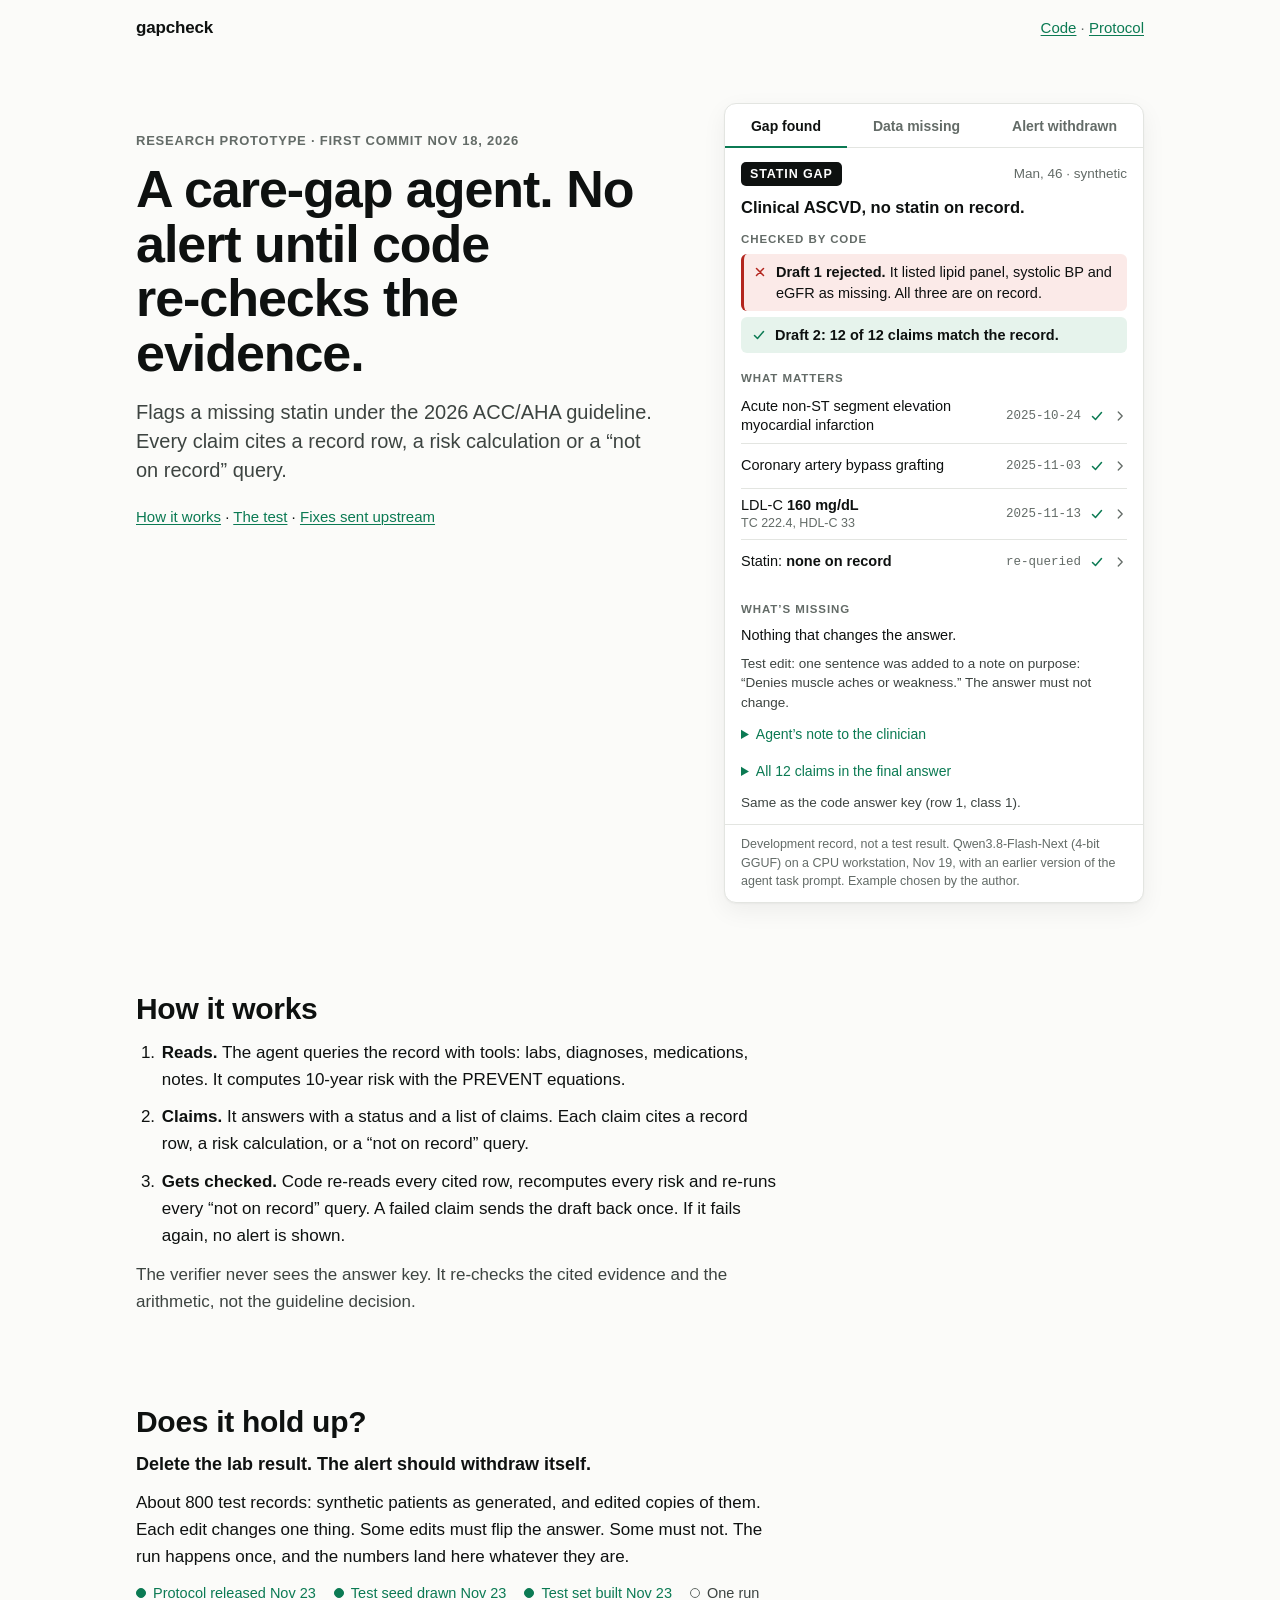
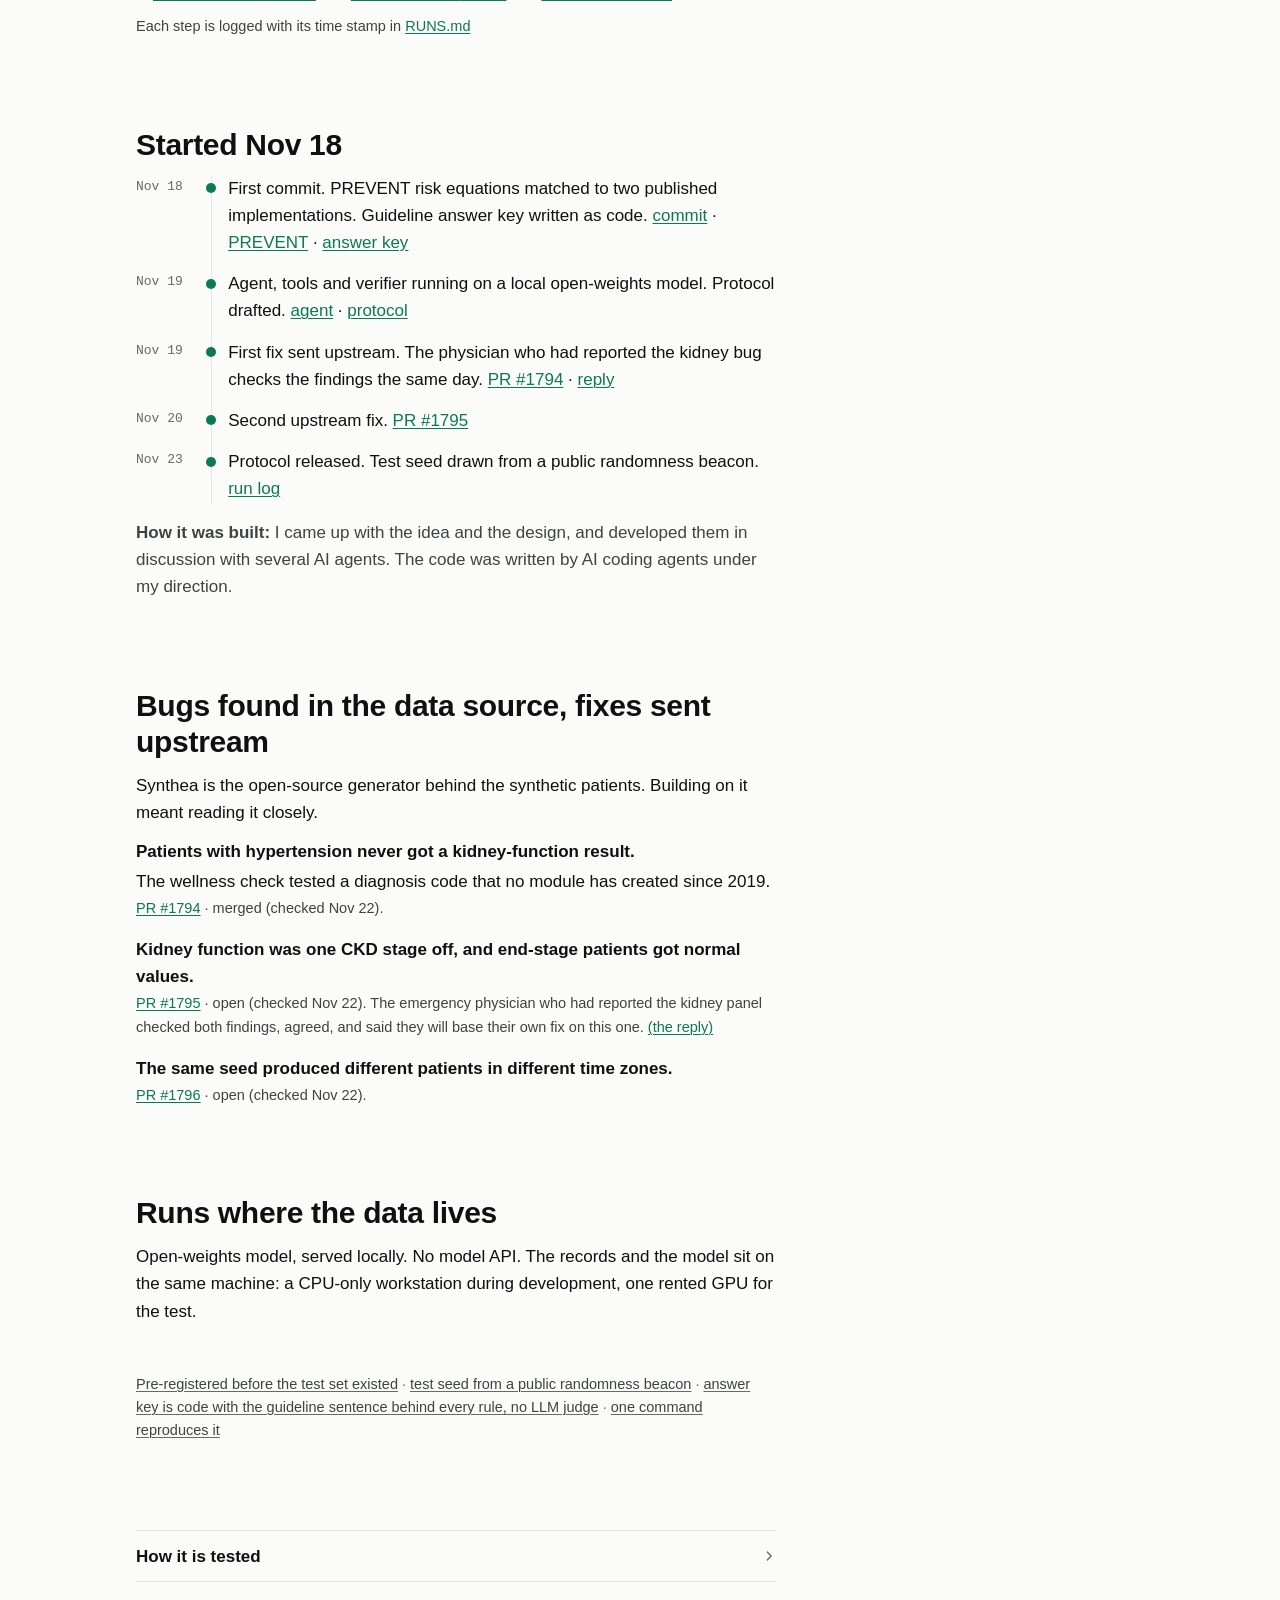
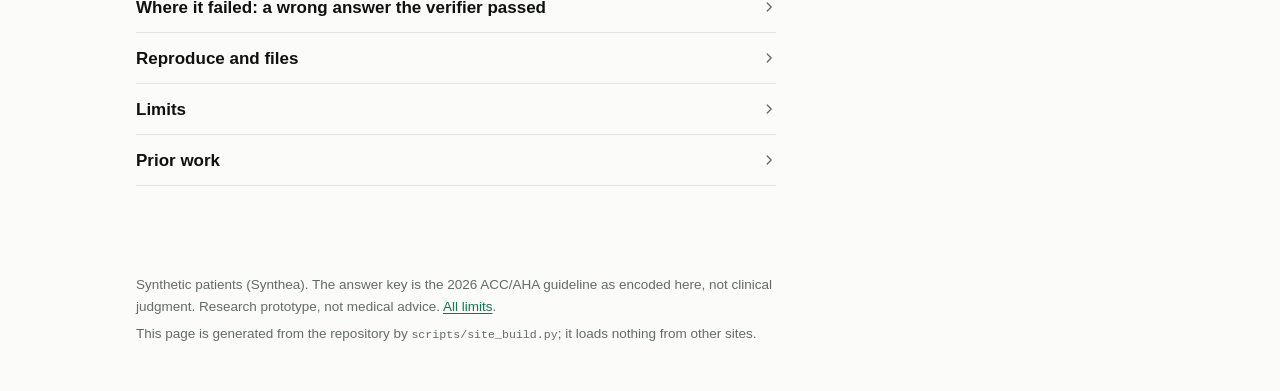
<file: index.html>
<!doctype html>
<html lang="en" data-state="preview">
<head>
<meta charset="utf-8">
<meta name="viewport" content="width=device-width, initial-scale=1">
<link rel="icon" href="data:,">
<title>gapcheck: A care-gap agent. No alert until code re-checks the evidence.</title>
<meta name="description" content="Flags a missing statin under the 2026 ACC/AHA guideline. Every claim cites a record row, a risk calculation or a “not on record” query.">
<meta name="color-scheme" content="light dark">
<meta property="og:type" content="website">
<meta property="og:title" content="A care-gap agent. No alert until code re-checks the evidence.">
<meta property="og:description" content="Flags a missing statin under the 2026 ACC/AHA guideline. Every claim cites a record row, a risk calculation or a “not on record” query.">
<meta property="og:url" content="https://starriet9.github.io/gapcheck/">
<meta property="og:image" content="https://starriet9.github.io/gapcheck/og.png">
<meta name="twitter:card" content="summary_large_image">
<style>
/* gapcheck page. System fonts; one accent (green = checked by code); red only for a
   rejected draft. Light and dark. Phone first. */
:root {
  color-scheme: light;
  --bg: #fbfbf9; --surface: #ffffff; --ink: #0e1110; --ink-2: #3d4441; --muted: #636b67;
  --line: #e3e5e1; --acc: #0b7a53; --acc-soft: #e6f3ec; --rej: #b3261e; --rej-soft: #fbeae8;
  --shadow: 0 1px 2px rgba(0,0,0,.04), 0 8px 24px rgba(0,0,0,.06);
  --f1-ink: #0e1110; --f1-ink2: #3d4441; --f1-rule: #d9dbd6; --f1-grid: #ecedea;
  --f1-R1: #6b6b6b; --f1-L1: #2a78d6; --f1-A1: #eb6834; --f1-A2: #1baf7a;
  --sans: -apple-system, BlinkMacSystemFont, "Segoe UI", Roboto, "Helvetica Neue", Arial, sans-serif;
  --mono: ui-monospace, SFMono-Regular, Menlo, Consolas, "Liberation Mono", monospace;
}
@media (prefers-color-scheme: dark) {
  :root:not([data-theme="light"]) {
    color-scheme: dark;
    --bg: #0e1110; --surface: #161a18; --ink: #eef1ee; --ink-2: #c3c9c5; --muted: #98a19c;
    --line: #2a302d; --acc: #57d19b; --acc-soft: #12301f; --rej: #ff8a80; --rej-soft: #3a1614;
    --shadow: none;
    --f1-ink: #eef1ee; --f1-ink2: #c3c9c5; --f1-rule: #343a37; --f1-grid: #222725;
    --f1-R1: #a2a29d; --f1-L1: #3987e5; --f1-A1: #d95926; --f1-A2: #199e70;
  }
}
:root[data-theme="dark"] {
  color-scheme: dark;
  --bg: #0e1110; --surface: #161a18; --ink: #eef1ee; --ink-2: #c3c9c5; --muted: #98a19c;
  --line: #2a302d; --acc: #57d19b; --acc-soft: #12301f; --rej: #ff8a80; --rej-soft: #3a1614;
  --shadow: none;
  --f1-ink: #eef1ee; --f1-ink2: #c3c9c5; --f1-rule: #343a37; --f1-grid: #222725;
  --f1-R1: #a2a29d; --f1-L1: #3987e5; --f1-A1: #d95926; --f1-A2: #199e70;
}

*, *::before, *::after { box-sizing: border-box; }
html { -webkit-text-size-adjust: 100%; }
body {
  margin: 0; background: var(--bg); color: var(--ink);
  font: 16.5px/1.55 var(--sans); overflow-wrap: break-word;
}
a { color: var(--acc); text-underline-offset: 2px; text-decoration-thickness: 1px; }
a:hover { text-decoration-thickness: 2px; }
a:focus-visible, button:focus-visible, summary:focus-visible, [tabindex]:focus-visible {
  outline: 2px solid var(--acc); outline-offset: 2px; border-radius: 4px;
}
code { font-family: var(--mono); font-size: 0.86em; }
.wrap { max-width: 1040px; margin: 0 auto; padding: 0 16px; }
.skip { position: absolute; left: -9999px; }
.skip:focus { left: 16px; top: 8px; background: var(--surface); padding: 4px 8px; z-index: 2; }
.sr { position: absolute; width: 1px; height: 1px; overflow: hidden; clip: rect(0 0 0 0); white-space: nowrap; }
.muted { color: var(--muted); }
.small { font-size: 14.5px; color: var(--ink-2); }

/* header */
.top .wrap { display: flex; align-items: baseline; gap: 4px 16px; padding-top: 14px; padding-bottom: 6px; }
.brand { font-weight: 800; color: var(--ink); text-decoration: none; margin-right: auto; letter-spacing: -0.01em; }
.top nav { font-size: 15px; color: var(--muted); }

/* hero */
.hero { padding-top: 18px; }
.eyebrow { font-size: 13px; font-weight: 600; text-transform: uppercase; letter-spacing: 0.06em;
  color: var(--muted); margin: 0 0 10px; }
.eyebrow span { white-space: nowrap; }
h1 { font-size: 34px; line-height: 1.08; font-weight: 800; letter-spacing: -0.02em; margin: 0 0 12px; }
.sub { font-size: 18px; line-height: 1.45; color: var(--ink-2); margin: 0 0 20px; }
.hero-links { display: none; font-size: 15px; }

/* card */
.card { background: var(--surface); border: 1px solid var(--line); border-radius: 12px;
  box-shadow: var(--shadow); overflow: hidden; }
.tabs { display: none; }
.card.js .tabs { display: flex; border-bottom: 1px solid var(--line); }
.tab { flex: 1 1 auto; min-width: 0; min-height: 44px; padding: 10px 6px 8px; margin-bottom: -1px;
  font: 600 14px/1.2 var(--sans); color: var(--muted); background: none; border: 0;
  border-bottom: 2px solid transparent; cursor: pointer; }
.tab[aria-selected="true"] { color: var(--ink); border-bottom-color: var(--acc); }
.tab.warn[aria-selected="true"] { color: var(--rej); border-bottom-color: var(--rej); }
.panel { padding: 14px 16px 0; }
.card:not(.js) .panel + .panel { border-top: 1px solid var(--line); }
.card.js .panel[hidden] { display: none; }
.panel-title { font-size: 13px; font-weight: 700; text-transform: uppercase; letter-spacing: 0.06em;
  color: var(--muted); margin: 0 0 10px; }
.card.js .panel-title { position: absolute; width: 1px; height: 1px; overflow: hidden; clip: rect(0 0 0 0); }
.alert-head { display: flex; justify-content: space-between; align-items: center; gap: 8px; }
.pill { background: var(--ink); color: var(--surface); font: 700 12.5px/1 var(--sans);
  letter-spacing: 0.07em; text-transform: uppercase; padding: 6px 9px 5px; border-radius: 5px; white-space: nowrap; }
.who { font-size: 13.5px; color: var(--muted); text-align: right; }
.summary { font-size: 16.5px; font-weight: 650; line-height: 1.35; margin: 10px 0 12px; }
.summary.warn { color: var(--rej); }
.band, .sec { font-size: 11.5px; font-weight: 700; text-transform: uppercase; letter-spacing: 0.08em;
  color: var(--muted); margin: 0 0 6px; }
.sec { margin: 16px 0 2px; }
.checked { margin: 0; }
.chks { list-style: none; margin: 0; padding: 0; display: grid; gap: 6px; }
.chk { display: flex; gap: 8px; align-items: flex-start; padding: 8px 10px; border-radius: 6px;
  font-size: 14.5px; line-height: 1.4; }
.chk strong { font-weight: 650; }
.chk.rej { background: var(--rej-soft); border-left: 3px solid var(--rej); padding-left: 8px; }
.chk.rej .i { color: var(--rej); }
.chk.ok { background: var(--acc-soft); }
.chk.ok .i { color: var(--acc); }
.i { width: 16px; height: 16px; flex: none; margin-top: 2px; }
.ev { list-style: none; margin: 0; padding: 0; }
.ev > li { border-top: 1px solid var(--line); }
.ev > li:first-child { border-top: 0; }
.ev summary, .fold > summary { list-style: none; cursor: pointer; }
.ev summary::-webkit-details-marker, .fold > summary::-webkit-details-marker { display: none; }
.ev summary { display: flex; align-items: center; gap: 8px; min-height: 44px; padding: 7px 0; }
.ev-name { flex: 1 1 auto; min-width: 0; font-size: 14.5px; line-height: 1.35; }
.ev-name b { font-weight: 700; }
.ev-extra { display: block; font-size: 12.5px; color: var(--muted); }
.ev-when { font: 12.5px/1.3 var(--mono); color: var(--muted); white-space: nowrap; }
.i.okc { color: var(--acc); margin-top: 0; }
.i.noc { color: var(--rej); margin-top: 0; }
.i.chev { width: 14px; height: 14px; color: var(--muted); margin-top: 0; }
details[open] > summary .chev { transform: rotate(90deg); }
.ev-more { padding: 0 0 10px; font-size: 13.5px; color: var(--ink-2); }
.ev-more p { margin: 4px 0; }
.ev-more .meta { font: 12px/1.4 var(--mono); color: var(--muted); }
.rows { list-style: none; margin: 2px 0; padding: 0; }
.rows li { margin: 2px 0; }
.rows code, .ev-more code { font-size: 12px; overflow-wrap: anywhere; }
.flag { color: var(--ink-2); }
.miss { font-size: 14.5px; margin: 6px 0; line-height: 1.45; }
.before, .edit, .key { font-size: 13.5px; color: var(--ink-2); margin: 8px 0; line-height: 1.45; }
.key.warn strong { color: var(--rej); }
details.sub { margin: 8px 0; font-size: 14px; }
details.sub > summary { cursor: pointer; color: var(--acc); padding: 4px 0; }
blockquote { margin: 4px 0 8px; padding: 8px 10px; border-left: 3px solid var(--line); background: var(--bg);
  font-size: 14px; line-height: 1.5; color: var(--ink-2); }
.claims { list-style: none; margin: 4px 0; padding: 0; }
.claims li { display: flex; gap: 6px; align-items: flex-start; padding: 2px 0; font-size: 13.5px; }
.claims .i { margin-top: 2px; }
.tag { font: 11px var(--mono); color: var(--muted); letter-spacing: 0.03em; }
.prov { font-size: 12.5px; line-height: 1.45; color: var(--muted); margin: 12px -16px 0; padding: 10px 16px 12px;
  border-top: 1px solid var(--line); }

/* sections */
.body > * { max-width: 40rem; }
.s { margin-top: 56px; }
.s-tight { margin-top: 40px; }
h2 { font-size: 24px; line-height: 1.2; font-weight: 750; letter-spacing: -0.01em; margin: 0 0 12px; }
h3 { font-size: 16.5px; margin: 16px 0 4px; }
p { margin: 0 0 12px; }
.how { padding-left: 1.4em; margin: 0 0 12px; }
.how li { margin: 0 0 10px; padding-left: 2px; }
.note { color: var(--ink-2); }
.lead { font-size: 18px; font-weight: 650; line-height: 1.4; }
.steps { list-style: none; margin: 4px 0 10px; padding: 0; display: flex; flex-wrap: wrap; gap: 6px 18px; font-size: 14.5px; color: var(--ink-2); }
.steps .dot { display: inline-block; width: 10px; height: 10px; border-radius: 50%; margin-right: 7px;
  border: 1.5px solid var(--muted); vertical-align: 0; }
.steps .done .dot { background: var(--acc); border-color: var(--acc); }
.tl { list-style: none; margin: 4px 0 14px; padding: 0; }
.tl li { display: grid; grid-template-columns: 3.6em 1fr; column-gap: 14px; }
.tl time { font: 13px/1.7 var(--mono); color: var(--muted); padding-top: 1px; }
.tl li > span { position: relative; border-left: 1.5px solid var(--line); padding: 0 0 14px 16px; }
.tl li:last-child > span { padding-bottom: 2px; }
.tl li > span::before { content: ""; position: absolute; left: -5.75px; top: 0.5em; width: 10px; height: 10px;
  border-radius: 50%; background: var(--acc); }
.disclose { color: var(--ink-2); }
.up { list-style: none; margin: 0 0 12px; padding: 0; }
.up li { margin: 0 0 16px; }
.up-f { font-weight: 650; margin: 0 0 2px; }
.up-d { margin: 0 0 2px; }
.up-m { font-size: 14.5px; color: var(--ink-2); margin: 0; }
.rigor { margin-top: 48px; font-size: 14.5px; line-height: 1.6; color: var(--muted); }
.rigor a { color: var(--ink-2); text-decoration-color: var(--muted); }
.tiles { list-style: none; margin: 8px 0 14px; padding: 0; }
.tiles li { display: grid; grid-template-columns: auto 1fr; column-gap: 14px; align-items: baseline; padding: 10px 0; }
.big { font: 800 40px/1 var(--sans); font-variant-numeric: tabular-nums; letter-spacing: -0.02em; white-space: nowrap; }
.of { font-size: 0.42em; font-weight: 600; color: var(--muted); letter-spacing: 0; }
.txt { font-size: 15px; line-height: 1.4; }
.rate { display: block; font-size: 13.5px; color: var(--muted); }
.vs { display: block; font-size: 13.5px; color: var(--ink-2); }
.primary { font-size: 15.5px; }
.rows3 { width: 100%; border-collapse: collapse; margin: 12px 0 8px; font-size: 15px; }
.rows3 th, .rows3 td { text-align: left; vertical-align: top; padding: 8px 10px 8px 0; border-top: 1px solid var(--line); }
.rows3 thead th { font-size: 13.5px; font-weight: 650; color: var(--ink-2); border-top: 0; }
.rows3 tbody th { font-weight: 650; }
.rows3 tbody th .small { display: block; font-weight: 400; }
.rows3 .rl, .rows3 .ff { display: block; }
.rows3 td { font-variant-numeric: tabular-nums; }
.weak { font-size: 15px; margin: 6px 0 12px; }
@media (max-width: 39.99rem) {
  .rows3 thead { display: none; }
  .rows3, .rows3 tbody, .rows3 tr, .rows3 th, .rows3 td { display: block; }
  .rows3 tr { border-top: 1px solid var(--line); padding: 8px 0; }
  .rows3 th, .rows3 td { border-top: 0; padding: 2px 0; }
  .rows3 td::before { content: attr(data-l) ": "; color: var(--muted); }
}
figure { margin: 8px 0; }
figure svg { width: 100%; max-width: 30rem; height: auto; display: block; }
figure svg text { font-family: var(--sans); }
.figure1 .f1t, .figure1 .f1l { font-size: 13.5px; }
.figure1 .f1g { font-size: 14px; }
.figure1 .f1a { font-size: 12.5px; }
figcaption { font-size: 14px; color: var(--ink-2); }
.user { border: 1.5px dashed var(--rej); color: var(--rej); border-radius: 6px; padding: 8px 10px;
  font-size: 14.5px; margin: 8px 0 12px; }
.user::before { content: "To be written by the author: "; font-weight: 700; }
ul.plain { padding-left: 1.2em; margin: 6px 0; }
ul.plain li { margin: 4px 0; }
.refs li { font-size: 14.5px; }
pre { background: var(--surface); border: 1px solid var(--line); border-radius: 6px; padding: 10px 12px;
  overflow-x: auto; font: 13.5px/1.5 var(--mono); }

/* folded detail */
.more { margin-top: 56px; }
.fold { border-top: 1px solid var(--line); }
.fold:last-child { border-bottom: 1px solid var(--line); }
.fold > summary { display: flex; align-items: center; justify-content: space-between; gap: 8px;
  min-height: 50px; padding: 8px 0; font-weight: 650; font-size: 17px; }
.fold-body { padding: 0 0 16px; }
.fold-body > p:first-child { margin-top: 0; }

footer { margin-top: 56px; padding: 0 0 40px; font-size: 13.5px; color: var(--muted); }
footer p { margin: 0 0 6px; max-width: 40rem; }

@media (prefers-reduced-motion: no-preference) {
  .card.js .panel:not([hidden]) { animation: fade 150ms ease-out; }
  .chev { transition: transform 150ms; }
}
@keyframes fade { from { opacity: 0.4; } to { opacity: 1; } }

@media (min-width: 40rem) {
  body { font-size: 17px; line-height: 1.6; }
  .tiles { display: grid; grid-template-columns: repeat(auto-fit, minmax(12rem, 1fr)); gap: 20px; }
  .tiles li { display: block; padding: 0; }
  .big { display: block; font-size: 48px; margin-bottom: 8px; }
}
@media (min-width: 960px) {
  .hero { display: grid; grid-template-columns: minmax(0, 1fr) 420px; column-gap: 64px; align-items: start; padding-top: 56px; }
  .hero-text { padding-top: 28px; }
  h1 { font-size: 52px; line-height: 1.05; margin-bottom: 18px; }
  .sub { font-size: 20px; }
  .hero-links { display: block; }
  h2 { font-size: 30px; }
  .s { margin-top: 88px; }
  .s-tight { margin-top: 56px; }
  .more, footer { margin-top: 88px; }
}
@media print {
  .card .tabs { display: none !important; }
  .card .panel[hidden] { display: block !important; }
  .card { box-shadow: none; }
}
</style>
</head>
<body>
<svg width="0" height="0" style="position:absolute" aria-hidden="true" focusable="false">
<symbol id="i-ok" viewBox="0 0 16 16"><path d="M3.5 8.5l3 3 6-7" fill="none" stroke="currentColor" stroke-width="1.5" stroke-linecap="round" stroke-linejoin="round"/></symbol>
<symbol id="i-no" viewBox="0 0 16 16"><path d="M4.5 4.5l7 7M11.5 4.5l-7 7" fill="none" stroke="currentColor" stroke-width="1.5" stroke-linecap="round"/></symbol>
<symbol id="i-more" viewBox="0 0 16 16"><path d="M6 3.5l4.5 4.5L6 12.5" fill="none" stroke="currentColor" stroke-width="1.5" stroke-linecap="round" stroke-linejoin="round"/></symbol>
</svg>
<a class="skip" href="#main">Skip to content</a>
<header class="top"><div class="wrap"><a class="brand" href="https://starriet9.github.io/gapcheck/">gapcheck</a><nav aria-label="Links"><a href="https://github.com/starriet9/gapcheck">Code</a> · <a href="https://github.com/starriet9/gapcheck/blob/main/PROTOCOL.md">Protocol</a></nav></div></header>
<main id="main" class="wrap">
<section class="hero" aria-labelledby="h-title"><div class="hero-text"><p class="eyebrow"><span>Research prototype</span> · <span>first commit Nov 18, 2026</span></p><h1 id="h-title">A care‑gap agent. No alert until code re‑checks the evidence.</h1><p class="sub">Flags a missing statin under the 2026 ACC/AHA guideline. Every claim cites a record row, a risk calculation or a “not on record” query.</p><p class="hero-links"><a href="#how">How it works</a> · <a href="#test">The test</a> · <a href="#upstream">Fixes sent upstream</a></p></div><div class="hero-card"><div class="card" id="card" aria-label="Example care-gap alerts from development runs"><div class="tabs" role="tablist" aria-label="Example alerts"><button type="button" role="tab" class="tab" id="tab-gap" aria-controls="panel-gap" aria-selected="true" tabindex="0">Gap found</button><button type="button" role="tab" class="tab" id="tab-missing" aria-controls="panel-missing" aria-selected="false" tabindex="-1">Data missing</button><button type="button" role="tab" class="tab" id="tab-withdrawn" aria-controls="panel-withdrawn" aria-selected="false" tabindex="-1">Alert withdrawn</button></div><section class="panel" id="panel-gap" role="tabpanel" aria-labelledby="tab-gap"><h3 class="panel-title">1. Gap found</h3><div class="alert-head"><span class="pill">Statin gap</span><span class="who">Man, 46 · synthetic</span></div><p class="summary">Clinical ASCVD, no statin on record.</p><div class="checked"><p class="band">Checked by code</p><ul class="chks"><li class="chk rej"><svg class="i " aria-hidden="true" focusable="false"><use href="#i-no"/></svg><span><strong>Draft 1 rejected.</strong> It listed lipid panel, systolic BP and eGFR as missing. All three are on record.</span></li><li class="chk ok"><svg class="i " aria-hidden="true" focusable="false"><use href="#i-ok"/></svg><span><strong>Draft 2: 12 of 12 claims match the record.</strong></span></li></ul></div><p class="sec">What matters</p><ul class="ev"><li><details><summary><span class="ev-name">Acute non-ST segment elevation myocardial infarction</span><span class="ev-when">2025-10-24</span><svg class="i okc" aria-hidden="true" focusable="false"><use href="#i-ok"/></svg><span class="sr">verified</span><svg class="i chev" aria-hidden="true" focusable="false"><use href="#i-more"/></svg></summary><div class="ev-more"><p>Record rows cited:</p><ul class="rows"><li><code>cond_aa2a9c41d9fa00e9</code> Acute non-ST segment elevation myocardial infarction · 2025-10-24</li><li><code>cond_f1b45c714036694b</code> Myocardial infarction · 2025-10-24</li><li><code>cond_33565eb984a492af</code> History of coronary artery bypass grafting · 2025-11-03</li><li><code>proc_90da397fb810306c</code> Coronary artery bypass grafting · 2025-11-03</li><li>+ 1 more rows</li></ul><p class="meta">DOCUMENTED · verifier: row re-read</p></div></details></li><li><details><summary><span class="ev-name">Coronary artery bypass grafting</span><span class="ev-when">2025-11-03</span><svg class="i okc" aria-hidden="true" focusable="false"><use href="#i-ok"/></svg><span class="sr">verified</span><svg class="i chev" aria-hidden="true" focusable="false"><use href="#i-more"/></svg></summary><div class="ev-more"><p>Record rows cited:</p><ul class="rows"><li><code>cond_aa2a9c41d9fa00e9</code> Acute non-ST segment elevation myocardial infarction · 2025-10-24</li><li><code>cond_f1b45c714036694b</code> Myocardial infarction · 2025-10-24</li><li><code>cond_33565eb984a492af</code> History of coronary artery bypass grafting · 2025-11-03</li><li><code>proc_90da397fb810306c</code> Coronary artery bypass grafting · 2025-11-03</li><li>+ 1 more rows</li></ul><p class="meta">DOCUMENTED · verifier: row re-read</p></div></details></li><li><details><summary><span class="ev-name">LDL-C <b>160 mg/dL</b><span class="ev-extra">TC 222.4, HDL-C 33</span></span><span class="ev-when">2025-11-13</span><svg class="i okc" aria-hidden="true" focusable="false"><use href="#i-ok"/></svg><span class="sr">verified</span><svg class="i chev" aria-hidden="true" focusable="false"><use href="#i-more"/></svg></summary><div class="ev-more"><p>Record rows cited:</p><ul class="rows"><li><code>obs_7e6196525bb2891f</code> Cholesterol in LDL [Mass/volume] in Serum or Plasma by Direct assay · 160 mg/dL · 2025-11-13</li><li><code>obs_a9f582dd1e80a740</code> Cholesterol in HDL [Mass/volume] in Serum or Plasma · 33 mg/dL · 2025-11-13</li><li><code>obs_da70d0656b72dbd1</code> Cholesterol [Mass/volume] in Serum or Plasma · 222.4 mg/dL · 2025-11-13</li></ul><p class="meta">DOCUMENTED · verifier: row re-read</p></div></details></li><li><details><summary><span class="ev-name">Statin: <b>none on record</b></span><span class="ev-when">re-queried</span><svg class="i okc" aria-hidden="true" focusable="false"><use href="#i-ok"/></svg><span class="sr">verified</span><svg class="i chev" aria-hidden="true" focusable="false"><use href="#i-more"/></svg></summary><div class="ev-more"><p>Fixed query: <code>statins</code>.</p><p class="meta">ABSENT · verifier: query re-run, nothing found</p></div></details></li></ul><p class="sec">What&rsquo;s missing</p><p class="miss">Nothing that changes the answer.</p><p class="edit">Test edit: one sentence was added to a note on purpose: “Denies muscle aches or weakness.” The answer must not change.</p><details class="sub"><summary>Agent&rsquo;s note to the clinician</summary><blockquote>This 46-year-old man has clinical ASCVD: NSTEMI on 2025-10-24 with CABG on 2025-11-03, and no statin is active at index, so a class 1 recommendation to start a statin applies with no documented reason for not prescribing. Latest lipids (2025-11-13) show LDL-C 160 mg/dL with TC 222.4 and HDL-C 33, supporting high-intensity statin initiation and follow-up lipid monitoring.</blockquote></details><details class="sub"><summary>All 12 claims in the final answer</summary><ul class="claims"><li><svg class="i okc" aria-hidden="true" focusable="false"><use href="#i-ok"/></svg><span class="sr">verified</span><span>Age 46 <span class="tag">DOCUMENTED</span></span></li><li><svg class="i okc" aria-hidden="true" focusable="false"><use href="#i-ok"/></svg><span class="sr">verified</span><span>Sex: male <span class="tag">DOCUMENTED</span></span></li><li><svg class="i okc" aria-hidden="true" focusable="false"><use href="#i-ok"/></svg><span class="sr">verified</span><span>Statin: none on record <span class="tag">ABSENT</span></span></li><li><svg class="i okc" aria-hidden="true" focusable="false"><use href="#i-ok"/></svg><span class="sr">verified</span><span>Clinical ASCVD: Acute non-ST segment elevation myocardial infarction + 4 more rows <span class="tag">DOCUMENTED</span></span></li><li><svg class="i okc" aria-hidden="true" focusable="false"><use href="#i-ok"/></svg><span class="sr">verified</span><span>LDL-C 160 mg/dL <span class="tag">DOCUMENTED</span></span></li><li><svg class="i okc" aria-hidden="true" focusable="false"><use href="#i-ok"/></svg><span class="sr">verified</span><span>Systolic BP 110 mm Hg <span class="tag">DOCUMENTED</span></span></li><li><svg class="i okc" aria-hidden="true" focusable="false"><use href="#i-ok"/></svg><span class="sr">verified</span><span>Smoking: Ex-smoker <span class="tag">DOCUMENTED</span></span></li><li><svg class="i okc" aria-hidden="true" focusable="false"><use href="#i-ok"/></svg><span class="sr">verified</span><span>eGFR 84.3 mL/min/1.73 m² <span class="flag">(added by <a href="https://github.com/starriet9/gapcheck/blob/main/SPEC.md#41-known-synthea-limits-measured-at-day-0-9862-adults-aged-3079-and-patches">patch P1</a>; any value from 60 to 140 gives the same answer)</span> <span class="tag">DOCUMENTED</span></span></li><li><svg class="i okc" aria-hidden="true" focusable="false"><use href="#i-ok"/></svg><span class="sr">verified</span><span>Diabetes: none on record <span class="tag">ABSENT</span></span></li><li><svg class="i okc" aria-hidden="true" focusable="false"><use href="#i-ok"/></svg><span class="sr">verified</span><span>CKD stage 3-4: none on record <span class="tag">ABSENT</span></span></li><li><svg class="i okc" aria-hidden="true" focusable="false"><use href="#i-ok"/></svg><span class="sr">verified</span><span>BP medication: none on record <span class="tag">ABSENT</span></span></li><li><svg class="i okc" aria-hidden="true" focusable="false"><use href="#i-ok"/></svg><span class="sr">verified</span><span>Documented reason not to prescribe: none in the last 365 days <span class="tag">ABSENT</span></span></li></ul></details><p class="key">Same as the code answer key (row 1, class 1).</p><p class="prov">Development record, not a test result. Qwen3.8-Flash-Next (4-bit GGUF) on a CPU workstation, Nov 19, with an earlier version of the agent task prompt. Example chosen by the author.</p></section><section class="panel" id="panel-missing" role="tabpanel" aria-labelledby="tab-missing"><h3 class="panel-title">2. Data missing</h3><div class="alert-head"><span class="pill">Statin gap</span><span class="who">Man, 72 · synthetic</span></div><p class="summary">10-year risk 10.3%, no statin on record.</p><div class="checked"><p class="band">Checked by code</p><ul class="chks"><li class="chk ok"><svg class="i " aria-hidden="true" focusable="false"><use href="#i-ok"/></svg><span><strong>14 of 14 claims match the record.</strong> Both risk values recomputed.</span></li></ul></div><p class="sec">What matters</p><ul class="ev"><li><details><summary><span class="ev-name">10-year ASCVD risk <b>10.3%</b></span><span class="ev-when">recomputed</span><svg class="i okc" aria-hidden="true" focusable="false"><use href="#i-ok"/></svg><span class="sr">verified</span><svg class="i chev" aria-hidden="true" focusable="false"><use href="#i-more"/></svg></summary><div class="ev-more"><p>PREVENT, computed twice: 10.3% as a non-smoker, 12.6% as a smoker.</p><p>Inputs: age 72, male, TC 185.8, HDL-C 62.2, SBP 142 treated, non-smoker, no diabetes, eGFR 122, no statin.</p><p class="flag">The eGFR was added by <a href="https://github.com/starriet9/gapcheck/blob/main/SPEC.md#41-known-synthea-limits-measured-at-day-0-9862-adults-aged-3079-and-patches">patch P1</a>: the generated record had none. Any value from 60 to 140 gives the same answer.</p><p class="meta">COMPUTED · verifier: risk recomputed from the cited inputs</p></div></details></li><li><details><summary><span class="ev-name">LDL-C <b>99.1 mg/dL</b><span class="ev-extra">TC 185.8, HDL-C 62.2</span></span><span class="ev-when">2025-08-19</span><svg class="i okc" aria-hidden="true" focusable="false"><use href="#i-ok"/></svg><span class="sr">verified</span><svg class="i chev" aria-hidden="true" focusable="false"><use href="#i-more"/></svg></summary><div class="ev-more"><p>Record rows cited:</p><ul class="rows"><li><code>obs_0d82c777ef6edf1c</code> Cholesterol [Mass/volume] in Serum or Plasma · 185.8 mg/dL · 2025-08-19</li><li><code>obs_59223e931c85985a</code> Cholesterol in LDL [Mass/volume] in Serum or Plasma by Direct assay · 99.1 mg/dL · 2025-08-19</li><li><code>obs_6f19234882c8839a</code> Cholesterol in HDL [Mass/volume] in Serum or Plasma · 62.2 mg/dL · 2025-08-19</li></ul><p class="meta">DOCUMENTED · verifier: row re-read</p></div></details></li><li><details><summary><span class="ev-name">Systolic BP <b>142 mm Hg</b><span class="ev-extra">on BP medication</span></span><span class="ev-when">2026-09-29</span><svg class="i okc" aria-hidden="true" focusable="false"><use href="#i-ok"/></svg><span class="sr">verified</span><svg class="i chev" aria-hidden="true" focusable="false"><use href="#i-more"/></svg></summary><div class="ev-more"><p>Record row cited:</p><ul class="rows"><li><code>obs_1b2fee065dabf374</code> Systolic Blood Pressure · 142 mm[Hg] · 2026-09-29</li></ul><p class="meta">DOCUMENTED · verifier: row re-read</p></div></details></li><li><details><summary><span class="ev-name">Statin: <b>none on record</b></span><span class="ev-when">re-queried</span><svg class="i okc" aria-hidden="true" focusable="false"><use href="#i-ok"/></svg><span class="sr">verified</span><svg class="i chev" aria-hidden="true" focusable="false"><use href="#i-more"/></svg></summary><div class="ev-more"><p>Fixed query: <code>statins</code>.</p><p class="meta">ABSENT · verifier: query re-run, nothing found</p></div></details></li></ul><p class="sec">What&rsquo;s missing</p><p class="miss"><strong>Smoking status.</strong> The agent computed the risk both ways: 10.3% if non-smoker, 12.6% if smoker. Both are at or above 10%, so the gap stands.</p><p class="edit">Test edit: every smoking-status entry was deleted from this record on purpose (68 rows; mentions removed from 152 notes). The answer must not change.</p><details class="sub"><summary>Agent&rsquo;s note to the clinician</summary><blockquote>This 72-year-old man has no clinical ASCVD, diabetes or CKD and no active statin, with a latest lipid panel (2025-08-19) of TC 185.8, HDL-C 62.2 and LDL-C 99.1 mg/dL and treated SBP 142 mm Hg, giving a 10-year PREVENT ASCVD risk of 10.3% (12.6% if a current smoker) — at or above the 10% threshold for a class 1 recommendation to start high-intensity statin therapy. No documented reason for not prescribing was found, so this is a GAP; smoking status is missing from the record and should be captured, though the risk exceeds 10% either way.</blockquote></details><details class="sub"><summary>All 14 claims in the final answer</summary><ul class="claims"><li><svg class="i okc" aria-hidden="true" focusable="false"><use href="#i-ok"/></svg><span class="sr">verified</span><span>Age 72 <span class="tag">DOCUMENTED</span></span></li><li><svg class="i okc" aria-hidden="true" focusable="false"><use href="#i-ok"/></svg><span class="sr">verified</span><span>Sex: male <span class="tag">DOCUMENTED</span></span></li><li><svg class="i okc" aria-hidden="true" focusable="false"><use href="#i-ok"/></svg><span class="sr">verified</span><span>Statin: none on record <span class="tag">ABSENT</span></span></li><li><svg class="i okc" aria-hidden="true" focusable="false"><use href="#i-ok"/></svg><span class="sr">verified</span><span>Clinical ASCVD: none on record <span class="tag">ABSENT</span></span></li><li><svg class="i okc" aria-hidden="true" focusable="false"><use href="#i-ok"/></svg><span class="sr">verified</span><span>Diabetes: none on record <span class="tag">ABSENT</span></span></li><li><svg class="i okc" aria-hidden="true" focusable="false"><use href="#i-ok"/></svg><span class="sr">verified</span><span>CKD stage 3-4: none on record <span class="tag">ABSENT</span></span></li><li><svg class="i okc" aria-hidden="true" focusable="false"><use href="#i-ok"/></svg><span class="sr">verified</span><span>LDL-C 99.1 mg/dL <span class="tag">DOCUMENTED</span></span></li><li><svg class="i okc" aria-hidden="true" focusable="false"><use href="#i-ok"/></svg><span class="sr">verified</span><span>Systolic BP 142 mm Hg <span class="tag">DOCUMENTED</span></span></li><li><svg class="i okc" aria-hidden="true" focusable="false"><use href="#i-ok"/></svg><span class="sr">verified</span><span>BP medication: verapamil hydrochloride 80 MG Oral Tablet [Calan] <span class="tag">DOCUMENTED</span></span></li><li><svg class="i okc" aria-hidden="true" focusable="false"><use href="#i-ok"/></svg><span class="sr">verified</span><span>eGFR 122 mL/min/1.73 m² <span class="flag">(added by <a href="https://github.com/starriet9/gapcheck/blob/main/SPEC.md#41-known-synthea-limits-measured-at-day-0-9862-adults-aged-3079-and-patches">patch P1</a>; any value from 60 to 140 gives the same answer)</span> <span class="tag">DOCUMENTED</span></span></li><li><svg class="i okc" aria-hidden="true" focusable="false"><use href="#i-ok"/></svg><span class="sr">verified</span><span>Smoking status: none on record <span class="tag">ABSENT</span></span></li><li><svg class="i okc" aria-hidden="true" focusable="false"><use href="#i-ok"/></svg><span class="sr">verified</span><span>10-year ASCVD risk 10.3% <span class="tag">COMPUTED</span></span></li><li><svg class="i okc" aria-hidden="true" focusable="false"><use href="#i-ok"/></svg><span class="sr">verified</span><span>10-year ASCVD risk 12.6% <span class="tag">COMPUTED</span></span></li><li><svg class="i okc" aria-hidden="true" focusable="false"><use href="#i-ok"/></svg><span class="sr">verified</span><span>Documented reason not to prescribe: none in the last 365 days <span class="tag">ABSENT</span></span></li></ul></details><p class="key">Same as the code answer key (row 8, class 1).</p><p class="prov">Development record, not a test result. Qwen3.8-Flash-Next (4-bit GGUF) on one rented GPU, Nov 20. Example chosen by the author.</p></section><section class="panel" id="panel-withdrawn" role="tabpanel" aria-labelledby="tab-withdrawn"><h3 class="panel-title">3. Alert withdrawn</h3><div class="alert-head"><span class="pill">No call</span><span class="who">Man, 72 · synthetic</span></div><p class="summary">Cannot determine: lipid panel not on record.</p><div class="checked"><p class="band">Checked by code</p><ul class="chks"><li class="chk ok"><svg class="i " aria-hidden="true" focusable="false"><use href="#i-ok"/></svg><span><strong>11 of 11 claims match the record.</strong></span></li></ul></div><p class="sec">What matters</p><ul class="ev"><li><details><summary><span class="ev-name">Systolic BP <b>142 mm Hg</b><span class="ev-extra">on BP medication</span></span><span class="ev-when">2026-09-29</span><svg class="i okc" aria-hidden="true" focusable="false"><use href="#i-ok"/></svg><span class="sr">verified</span><svg class="i chev" aria-hidden="true" focusable="false"><use href="#i-more"/></svg></summary><div class="ev-more"><p>Record row cited:</p><ul class="rows"><li><code>obs_1b2fee065dabf374</code> Systolic Blood Pressure · 142 mm[Hg] · 2026-09-29</li></ul><p class="meta">DOCUMENTED · verifier: row re-read</p></div></details></li><li><details><summary><span class="ev-name">Smoking: <b>Never smoked tobacco</b></span><span class="ev-when">2026-09-29</span><svg class="i okc" aria-hidden="true" focusable="false"><use href="#i-ok"/></svg><span class="sr">verified</span><svg class="i chev" aria-hidden="true" focusable="false"><use href="#i-more"/></svg></summary><div class="ev-more"><p>Record row cited:</p><ul class="rows"><li><code>obs_e2ec0ae2d0837ccd</code> Tobacco smoking status · Never smoked tobacco (finding) · 2026-09-29</li></ul><p class="meta">DOCUMENTED · verifier: row re-read</p></div></details></li><li><details><summary><span class="ev-name">Statin: <b>none on record</b></span><span class="ev-when">re-queried</span><svg class="i okc" aria-hidden="true" focusable="false"><use href="#i-ok"/></svg><span class="sr">verified</span><svg class="i chev" aria-hidden="true" focusable="false"><use href="#i-more"/></svg></summary><div class="ev-more"><p>Fixed query: <code>statins</code>.</p><p class="meta">ABSENT · verifier: query re-run, nothing found</p></div></details></li></ul><p class="sec">What&rsquo;s missing</p><p class="miss"><strong>Lipid panel.</strong> Without it the 10-year risk cannot be computed.</p><p class="before">Before the edit, on the unedited record, the same agent said: <strong>STATIN GAP</strong>, risk 10.3%.</p><p class="edit">Test edit: every lipid result was deleted from this record on purpose (52 rows; mentions removed from 13 notes). The answer must change.</p><details class="sub"><summary>Agent&rsquo;s note to the clinician</summary><blockquote>This 72-year-old man has no active statin, no clinical ASCVD, no diabetes and no CKD, but no lipid panel (TC, HDL-C, LDL-C) is on record at any point, so neither an LDL-based rule nor a PREVENT risk can be applied. Obtain a fasting or nonfasting lipid panel to determine whether a statin is indicated; his SBP of 142 mmHg on verapamil and never-smoking status are otherwise documented.</blockquote></details><details class="sub"><summary>All 11 claims in the final answer</summary><ul class="claims"><li><svg class="i okc" aria-hidden="true" focusable="false"><use href="#i-ok"/></svg><span class="sr">verified</span><span>Age 72 <span class="tag">DOCUMENTED</span></span></li><li><svg class="i okc" aria-hidden="true" focusable="false"><use href="#i-ok"/></svg><span class="sr">verified</span><span>Sex: male <span class="tag">DOCUMENTED</span></span></li><li><svg class="i okc" aria-hidden="true" focusable="false"><use href="#i-ok"/></svg><span class="sr">verified</span><span>Statin: none on record <span class="tag">ABSENT</span></span></li><li><svg class="i okc" aria-hidden="true" focusable="false"><use href="#i-ok"/></svg><span class="sr">verified</span><span>Clinical ASCVD: none on record <span class="tag">ABSENT</span></span></li><li><svg class="i okc" aria-hidden="true" focusable="false"><use href="#i-ok"/></svg><span class="sr">verified</span><span>Diabetes: none on record <span class="tag">ABSENT</span></span></li><li><svg class="i okc" aria-hidden="true" focusable="false"><use href="#i-ok"/></svg><span class="sr">verified</span><span>CKD stage 3-4: none on record <span class="tag">ABSENT</span></span></li><li><svg class="i okc" aria-hidden="true" focusable="false"><use href="#i-ok"/></svg><span class="sr">verified</span><span>Lipid panel: none on record <span class="tag">ABSENT</span></span></li><li><svg class="i okc" aria-hidden="true" focusable="false"><use href="#i-ok"/></svg><span class="sr">verified</span><span>Systolic BP 142 mm Hg <span class="tag">DOCUMENTED</span></span></li><li><svg class="i okc" aria-hidden="true" focusable="false"><use href="#i-ok"/></svg><span class="sr">verified</span><span>Smoking: Never smoked tobacco <span class="tag">DOCUMENTED</span></span></li><li><svg class="i okc" aria-hidden="true" focusable="false"><use href="#i-ok"/></svg><span class="sr">verified</span><span>eGFR 122 mL/min/1.73 m² <span class="flag">(added by <a href="https://github.com/starriet9/gapcheck/blob/main/SPEC.md#41-known-synthea-limits-measured-at-day-0-9862-adults-aged-3079-and-patches">patch P1</a>; any value from 60 to 140 gives the same answer)</span> <span class="tag">DOCUMENTED</span></span></li><li><svg class="i okc" aria-hidden="true" focusable="false"><use href="#i-ok"/></svg><span class="sr">verified</span><span>BP medication: verapamil hydrochloride 80 MG Oral Tablet [Calan] <span class="tag">DOCUMENTED</span></span></li></ul></details><p class="key">Same as the code answer key (cannot determine, lipid panel missing).</p><p class="prov">Development record, not a test result. Qwen3.8-Flash-Next (4-bit GGUF) on one rented GPU, Nov 20. Example chosen by the author.</p></section></div></div></section>
<div class="body">
<section class="s" id="how" aria-labelledby="h-how"><h2 id="h-how">How it works</h2><ol class="how"><li><strong>Reads.</strong> The agent queries the record with tools: labs, diagnoses, medications, notes. It computes 10-year risk with the PREVENT equations.</li><li><strong>Claims.</strong> It answers with a status and a list of claims. Each claim cites a record row, a risk calculation, or a “not on record” query.</li><li><strong>Gets checked.</strong> Code re-reads every cited row, recomputes every risk and re-runs every “not on record” query. A failed claim sends the draft back once. If it fails again, no alert is shown.</li></ol><p class="note">The verifier never sees the answer key. It re-checks the cited evidence and the arithmetic, not the guideline decision.</p></section>
<section class="s" id="test" aria-labelledby="h-test"><h2 id="h-test">Does it hold up?</h2><p class="lead">Delete the lab result. The alert should withdraw itself.</p><p>About 800 test records: synthetic patients as generated, and edited copies of them. Each edit changes one thing. Some edits must flip the answer. Some must not. The run happens once, and the numbers land here whatever they are.</p><ol class="steps" aria-label="Test steps"><li class="done"><span class="dot" aria-hidden="true"></span><a href="https://github.com/starriet9/gapcheck/releases/tag/protocol-v1">Protocol released <time datetime="2026-11-23">Nov 23</time></a><span class="sr"> (done)</span></li><li class="done"><span class="dot" aria-hidden="true"></span><a href="https://github.com/starriet9/gapcheck/blob/main/RUNS.md#2-beacon-pulse-and-test-seed">Test seed drawn <time datetime="2026-11-23">Nov 23</time></a><span class="sr"> (done)</span></li><li class="done"><span class="dot" aria-hidden="true"></span><a href="https://github.com/starriet9/gapcheck/blob/main/RUNS.md#3-test-set">Test set built <time datetime="2026-11-23">Nov 23</time></a><span class="sr"> (done)</span></li><li><span class="dot" aria-hidden="true"></span>One run<span class="sr"> (not yet)</span></li></ol><p class="small muted">Each step is logged with its time stamp in <a href="https://github.com/starriet9/gapcheck/blob/main/RUNS.md">RUNS.md</a></p></section>
<section class="s" id="timeline" aria-labelledby="h-tl"><h2 id="h-tl">Started Nov 18</h2><ol class="tl"><li><time datetime="2026-11-18">Nov 18</time><span>First commit. PREVENT risk equations matched to two published implementations. Guideline answer key written as code. <a href="https://github.com/starriet9/gapcheck/commit/24dd7b3f9827656913c5e1a7b336f342e0ca8cf7">commit</a> · <a href="https://github.com/starriet9/gapcheck/commit/0b43a9346080615890ee2c8e900ac2753f934850">PREVENT</a> · <a href="https://github.com/starriet9/gapcheck/commit/da51aa725ace57d7901feafdb83fd4bc62f4d461">answer key</a></span></li><li><time datetime="2026-11-19">Nov 19</time><span>Agent, tools and verifier running on a local open-weights model. Protocol drafted. <a href="https://github.com/starriet9/gapcheck/commit/9c572540e547429abcf2ca63887fc8477655f9d5">agent</a> · <a href="https://github.com/starriet9/gapcheck/commit/98277578dc8fe7ce80f8ddd43b9416a60c148f54">protocol</a></span></li><li><time datetime="2026-11-19">Nov 19</time><span>First fix sent upstream. The physician who had reported the kidney bug checks the findings the same day. <a href="https://github.com/synthetichealth/synthea/pull/1794">PR #1794</a> · <a href="https://github.com/synthetichealth/synthea/issues/1793#issuecomment-7015390260">reply</a></span></li><li><time datetime="2026-11-20">Nov 20</time><span>Second upstream fix. <a href="https://github.com/synthetichealth/synthea/pull/1795">PR #1795</a></span></li><li><time datetime="2026-11-23">Nov 23</time><span>Protocol released. Test seed drawn from a public randomness beacon. <a href="https://github.com/starriet9/gapcheck/blob/main/RUNS.md">run log</a></span></li></ol><p class="disclose"><strong>How it was built:</strong> I came up with the idea and the design, and developed them in discussion with several AI agents. The code was written by AI coding agents under my direction.</p></section>
<section class="s" id="upstream" aria-labelledby="h-up"><h2 id="h-up">Bugs found in the data source, fixes sent upstream</h2><p>Synthea is the open-source generator behind the synthetic patients. Building on it meant reading it closely.</p><ul class="up"><li><p class="up-f">Patients with hypertension never got a kidney-function result.</p><p class="up-d">The wellness check tested a diagnosis code that no module has created since 2019.</p><p class="up-m"><a href="https://github.com/synthetichealth/synthea/pull/1794">PR #1794</a> · merged (checked Nov 22).</p></li><li><p class="up-f">Kidney function was one CKD stage off, and end-stage patients got normal values.</p><p class="up-m"><a href="https://github.com/synthetichealth/synthea/pull/1795">PR #1795</a> · open (checked Nov 22). The emergency physician who had reported the kidney panel checked both findings, agreed, and said they will base their own fix on this one. <a href="https://github.com/synthetichealth/synthea/issues/1793#issuecomment-7015390260">(the reply)</a></p></li><li><p class="up-f">The same seed produced different patients in different time zones.</p><p class="up-m"><a href="https://github.com/synthetichealth/synthea/pull/1796">PR #1796</a> · open (checked Nov 22).</p></li></ul></section>
<section class="s" id="deploy" aria-labelledby="h-dep"><h2 id="h-dep">Runs where the data lives</h2><p>Open-weights model, served locally. No model API. The records and the model sit on the same machine: a CPU-only workstation during development, one rented GPU for the test.</p></section>
<p class="rigor"><a href="https://github.com/starriet9/gapcheck/releases/tag/protocol-v1">Pre-registered before the test set existed</a> · <a href="https://github.com/starriet9/gapcheck/blob/main/RUNS.md#2-beacon-pulse-and-test-seed">test seed from a public randomness beacon</a> · <a href="https://github.com/starriet9/gapcheck/blob/main/reports/oracle_rules.md">answer key is code with the guideline sentence behind every rule, no LLM judge</a> · <a href="https://github.com/starriet9/gapcheck/blob/main/docs/REPRODUCE.md">one command reproduces it</a></p>


<section class="more" aria-label="More detail"><details class="fold" id="more-tested"><summary><span>How it is tested</span><svg class="i chev" aria-hidden="true" focusable="false"><use href="#i-more"/></svg></summary><div class="fold-body"><p>Ground truth comes from the guideline written as a decision table in code, plus a ledger of every edit. No LLM grades any output. <a href="https://github.com/starriet9/gapcheck/blob/main/reports/oracle_rules.md">The decision table, with guideline quotes</a>.</p><p class="small"><strong>C0 clean</strong>: no edit; correct is the answer-key label.</p><h3>Edits that must change the answer</h3><ul class="plain"><li><strong>C1 deciding fact deleted</strong> &rarr; CANNOT_DETERMINE with the deleted input in <code>missing</code>. <span class="small">Tests: noticing versus filling in.</span></li><li><strong>C3a reason only in a note</strong> &rarr; DOCUMENTED_REASON. <span class="small">Tests: where structured rules are blind.</span></li><li><strong>C5 threshold twin</strong> &rarr; The new oracle label. <span class="small">Tests: computing versus guessing.</span></li></ul><h3>Edits that must not change it</h3><ul class="plain"><li><strong>C2a non-deciding fact deleted</strong> &rarr; Unchanged. <span class="small">Tests: over-abstention.</span></li><li><strong>C2b non-deciding fact deleted, PREVENT still needed</strong> &rarr; Unchanged. <span class="small">Tests: over-abstention when abstaining is tempting.</span></li><li><strong>C3b reason where it does not matter</strong> &rarr; Unchanged. <span class="small">Tests: reason sentence alone does not decide.</span></li><li><strong>C4 distractor in a note</strong> &rarr; Unchanged. <span class="small">Tests: keyword-triggered errors.</span></li></ul><details class="sub"><summary>What each edit does</summary><ul class="plain"><li><strong>C1 deciding fact deleted.</strong> Every instance of one open-world input (lipid panel, SBP, smoking status) removed, where it is deciding. <span class="small">Applied to: S2, S4, S5.</span></li><li><strong>C2a non-deciding fact deleted.</strong> Same deletion where an earlier row makes the input irrelevant. <span class="small">Applied to: S1, S3, ON_THERAPY patients.</span></li><li><strong>C2b non-deciding fact deleted, PREVENT still needed.</strong> Smoking status deleted where the label is the same for both values (for example S4 at risk ≥ 5% either way). <span class="small">Applied to: S4, S5.</span></li><li><strong>C3a reason only in a note.</strong> One sentence states a reason (sec. 3.3) in a note chosen at random within 365 days of index. Structured data unchanged.. <span class="small">Applied to: GAP patients.</span></li><li><strong>C3b reason where it does not matter.</strong> Same sentence. <span class="small">Applied to: NOT_INDICATED patients.</span></li><li><strong>C4 distractor in a note.</strong> Negation ("denies muscle aches"), a relative's statin, "statin discussed, will revisit next visit" (reported on its own line), "fatty liver, liver tests stable". <span class="small">Applied to: GAP and NOT_INDICATED patients.</span></li><li><strong>C5 threshold twin.</strong> One value moved across a cut: LDL-C of the latest panel 185 ↔ 195 (TC moved by the same amount); SBP or TC moved so risk crosses 5% or 3%; or every smoking row in the 3 years before index set to "Smokes tobacco daily". <span class="small">Applied to: S2, S4, S5 and near-threshold patients.</span></li></ul></details><h3>The five systems</h3><ul class="plain"><li><strong>R0</strong> The oracle on structured data only (no notes).</li><li><strong>R1</strong> R0 plus keyword and regular-expression rules over notes for reasons, with simple negation handling.</li><li><strong>L1</strong> One model call on a serialized record, with <code>prevent_risk</code> as its only tool (at most two tool rounds).</li><li><strong>A1</strong> Tool-using agent.</li><li><strong>A2</strong> A1 plus the code verifier (sec.</li></ul></div></details><details class="fold" id="more-failed"><summary><span>Where it failed: a wrong answer the verifier passed</span><svg class="i chev" aria-hidden="true" focusable="false"><use href="#i-more"/></svg></summary><div class="fold-body"><p class="small">Man, 72 · synthetic. Test edit: every smoking-status entry was deleted from this record on purpose (68 rows; mentions removed from 152 notes). The answer must not change.</p><p>The agent answered DISCUSS by row 6 (Age 76–79, no ASCVD, no diabetes, LDL-C &lt; 190), but the patient is 72, and it never called the risk calculator. Every claim it made was on record, so all 11 passed the verifier: the verifier checks facts and arithmetic, not which row applies. The code answer key says STATIN GAP (row 8, class 1). A later run with a revised agent task prompt answered STATIN GAP by row 8, the same as the answer key (the “Data missing” example above).</p><p class="prov">Development record, not a test result. Qwen3.8-Flash-Next (4-bit GGUF) on a CPU workstation, Nov 19, with an earlier version of the agent task prompt. Example chosen by the author.</p></div></details><details class="fold" id="more-files"><summary><span>Reproduce and files</span><svg class="i chev" aria-hidden="true" focusable="false"><use href="#i-more"/></svg></summary><div class="fold-body"><pre><code>make reproduce
make verify</code></pre><ul class="plain"><li><a href="https://github.com/starriet9/gapcheck/blob/main/PROTOCOL.md">Protocol</a></li><li><a href="https://github.com/starriet9/gapcheck/blob/main/RUNS.md">Run log (release, seed, test set, runs)</a></li><li><a href="https://github.com/starriet9/gapcheck/blob/main/DEVIATIONS.md">Deviations from the protocol</a></li><li><a href="https://github.com/starriet9/gapcheck/blob/main/docs/TRIPOD-LLM.md">TRIPOD-LLM checklist</a></li><li><a href="https://github.com/starriet9/gapcheck/blob/main/reports/oracle_rules.md">Answer key: decision table with guideline quotes</a></li><li><a href="https://github.com/starriet9/gapcheck/blob/main/SPEC.md">Design specification</a></li><li><a href="https://github.com/starriet9/gapcheck/blob/main/docs/REPRODUCE.md">How to reproduce</a></li><li><a href="https://github.com/starriet9/gapcheck/tree/main/results">Test set and model outputs</a></li></ul></div></details><details class="fold" id="more-limits"><summary><span>Limits</span><svg class="i chev" aria-hidden="true" focusable="false"><use href="#i-more"/></svg></summary><div class="fold-body"><ul class="plain"><li>The test-case mix is designed, so no count is a prevalence.</li><li>Notes are templated and favor keyword rules.</li><li>Lipid and eGFR values are generator values, not physiological measurements.</li></ul><p class="small"><a href="https://github.com/starriet9/gapcheck/blob/main/SPEC.md#11-limits-fixed-text-for-readme-dashboard-and-write-up">All limits (SPEC sec. 11)</a></p></div></details><details class="fold" id="more-prior"><summary><span>Prior work</span><svg class="i chev" aria-hidden="true" focusable="false"><use href="#i-more"/></svg></summary><div class="fold-body"><p>None of the parts is new on its own. This project extends counterfactual evaluation of clinical agents (Turk 2026) to one preventive-care decision: statin initiation under the 2026 ACC/AHA guideline, PREVENT-based.</p><ul class="plain refs"><li>Counterfactual, pre-registered edits to chronological patient packets, with a tool-using agent: Turk 2026, "Counterfactual Evaluation Reveals Hidden Capability Profiles in Clinical LLMs and Agents", <a href="https://arxiv.org/abs/2605.30590">arXiv 2605.30590</a> (oncology tumor-board cases).</li><li>Claim-level evidence grounding and an "Indeterminate: Lack of Data" verdict over longitudinal EHR data, with adjudicated reference verdicts: CliniCARE-Bench, <a href="https://arxiv.org/abs/2608.07796">arXiv 2608.07796</a>.</li><li>Paired act/abstain twins outside medicine: AgentAbstain, <a href="https://arxiv.org/abs/2607.10059">arXiv 2607.10059</a>.</li><li>Counterfactual perturbation of clinical notes without agents: DeVisE, <a href="https://arxiv.org/abs/2506.15339">arXiv 2506.15339</a>.</li><li>Agent benchmarks on EHR environments: MedAgentBench (<a href="https://arxiv.org/abs/2501.14654">arXiv 2501.14654</a>), PhysicianBench (<a href="https://arxiv.org/abs/2605.02240">arXiv 2605.02240</a>).</li><li>Reasons for statin non-use live in notes: Sarraju et al., Commun Med 2022;2:88; Gobbel et al., Am J Prev Cardiol 2022;9:100300.</li></ul><p class="small"><a href="https://github.com/starriet9/gapcheck/blob/main/SPEC.md#2-prior-work-and-what-this-adds">What this adds (SPEC sec. 2)</a></p></div></details></section>
</div>
</main>
<footer><div class="wrap"><p>Synthetic patients (Synthea). The answer key is the 2026 ACC/AHA guideline as encoded here, not clinical judgment. Research prototype, not medical advice. <a href="https://github.com/starriet9/gapcheck/blob/main/SPEC.md#11-limits-fixed-text-for-readme-dashboard-and-write-up">All limits</a>.</p><p class="muted">This page is generated from the repository by <code>scripts/site_build.py</code>; it loads nothing from other sites.</p></div></footer>
<script>
/* Alert card: three examples as tabs. Without this script all three are shown
   one under the other. Nothing moves on its own. ?tab=N (0-2) opens tab N. */
(function () {
  "use strict";
  var card = document.getElementById("card");
  if (!card) return;
  var tabs = Array.prototype.slice.call(card.querySelectorAll('[role="tab"]'));
  var panels = Array.prototype.slice.call(card.querySelectorAll('[role="tabpanel"]'));
  if (!tabs.length || tabs.length !== panels.length) return;
  var i = 0;

  function show(n, focus) {
    i = (n % tabs.length + tabs.length) % tabs.length;
    for (var k = 0; k < tabs.length; k++) {
      var on = k === i;
      tabs[k].setAttribute("aria-selected", on ? "true" : "false");
      tabs[k].tabIndex = on ? 0 : -1;
      panels[k].hidden = !on;
    }
    if (focus) tabs[i].focus();
  }

  card.classList.add("js");
  panels.forEach(function (p) { p.tabIndex = 0; });
  tabs.forEach(function (t, k) {
    t.addEventListener("click", function () { show(k); });
  });
  card.querySelector('[role="tablist"]').addEventListener("keydown", function (e) {
    var n = { ArrowRight: i + 1, ArrowLeft: i - 1, Home: 0, End: tabs.length - 1 }[e.key];
    if (n === undefined) return;
    e.preventDefault();
    show(n, true);
  });
  var m = /[?&]tab=(\d)/.exec(window.location.search);
  show(m ? parseInt(m[1], 10) : 0);
  window.gapcheckCard = { show: function (n) { show(n); } };
})();
</script>
</body>
</html>
</file>
